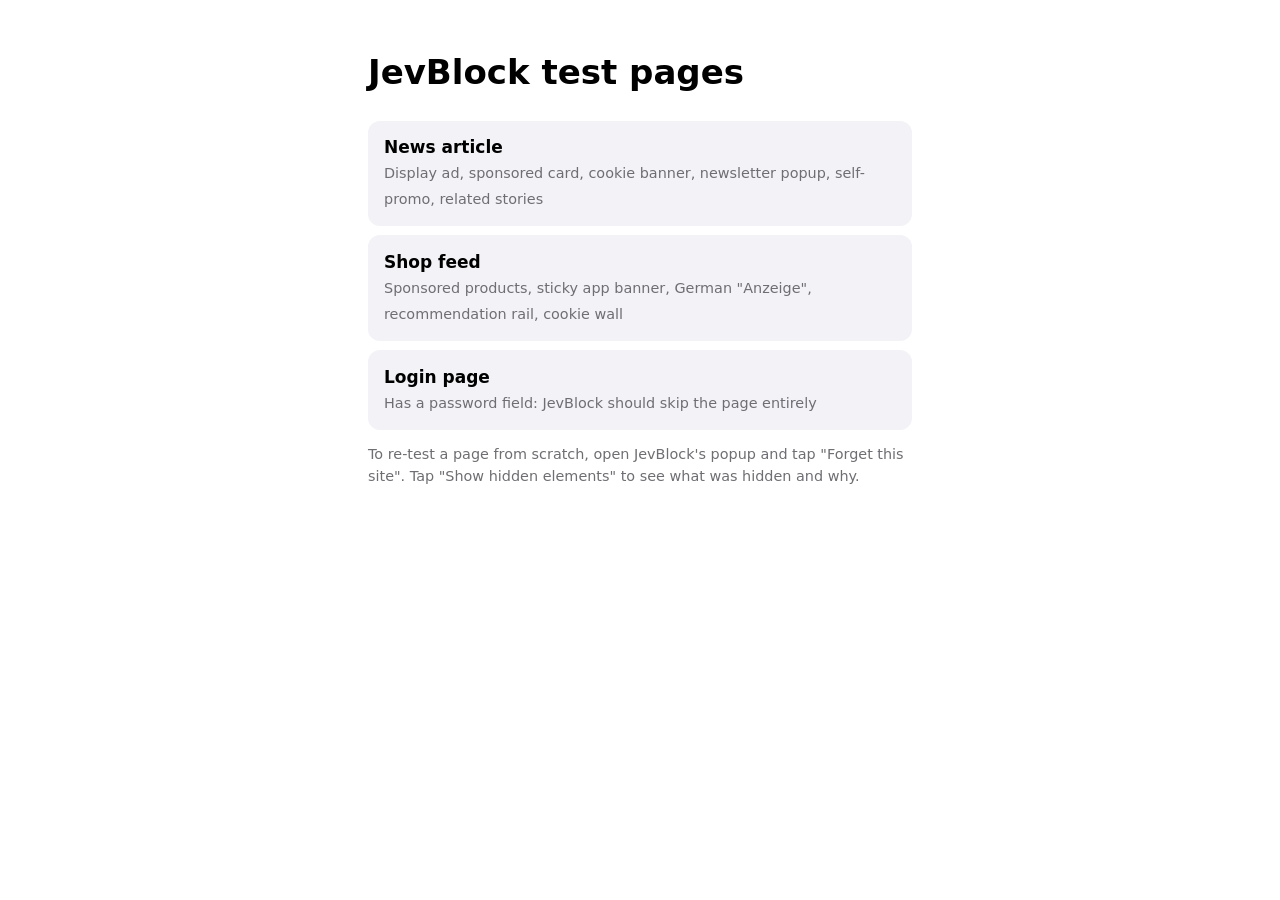
<file: test/index.html>
<!doctype html>
<html lang="en">
<head>
<meta charset="utf-8">
<meta name="viewport" content="width=device-width, initial-scale=1">
<title>JevBlock test pages</title>
<style>
  body { font: 17px/1.5 -apple-system, system-ui, sans-serif; max-width: 34rem; margin: 0 auto; padding: 1.5rem 1.25rem; }
  a { display: block; padding: .9rem 1rem; margin: .6rem 0; border-radius: 12px; background: #f2f2f7; color: inherit; text-decoration: none; }
  a b { display: block; } a span { color: #6e6e73; font-size: .9rem; }
  p { color: #6e6e73; font-size: .9rem; }
</style>
</head>
<body>
  <h1>JevBlock test pages</h1>
  <a href="fixture.html"><b>News article</b><span>Display ad, sponsored card, cookie banner, newsletter popup, self-promo, related stories</span></a>
  <a href="feed.html"><b>Shop feed</b><span>Sponsored products, sticky app banner, German "Anzeige", recommendation rail, cookie wall</span></a>
  <a href="login.html"><b>Login page</b><span>Has a password field: JevBlock should skip the page entirely</span></a>
  <p>To re-test a page from scratch, open JevBlock's popup and tap "Forget this site". Tap "Show hidden elements" to see what was hidden and why.</p>
</body>
</html>
</file>
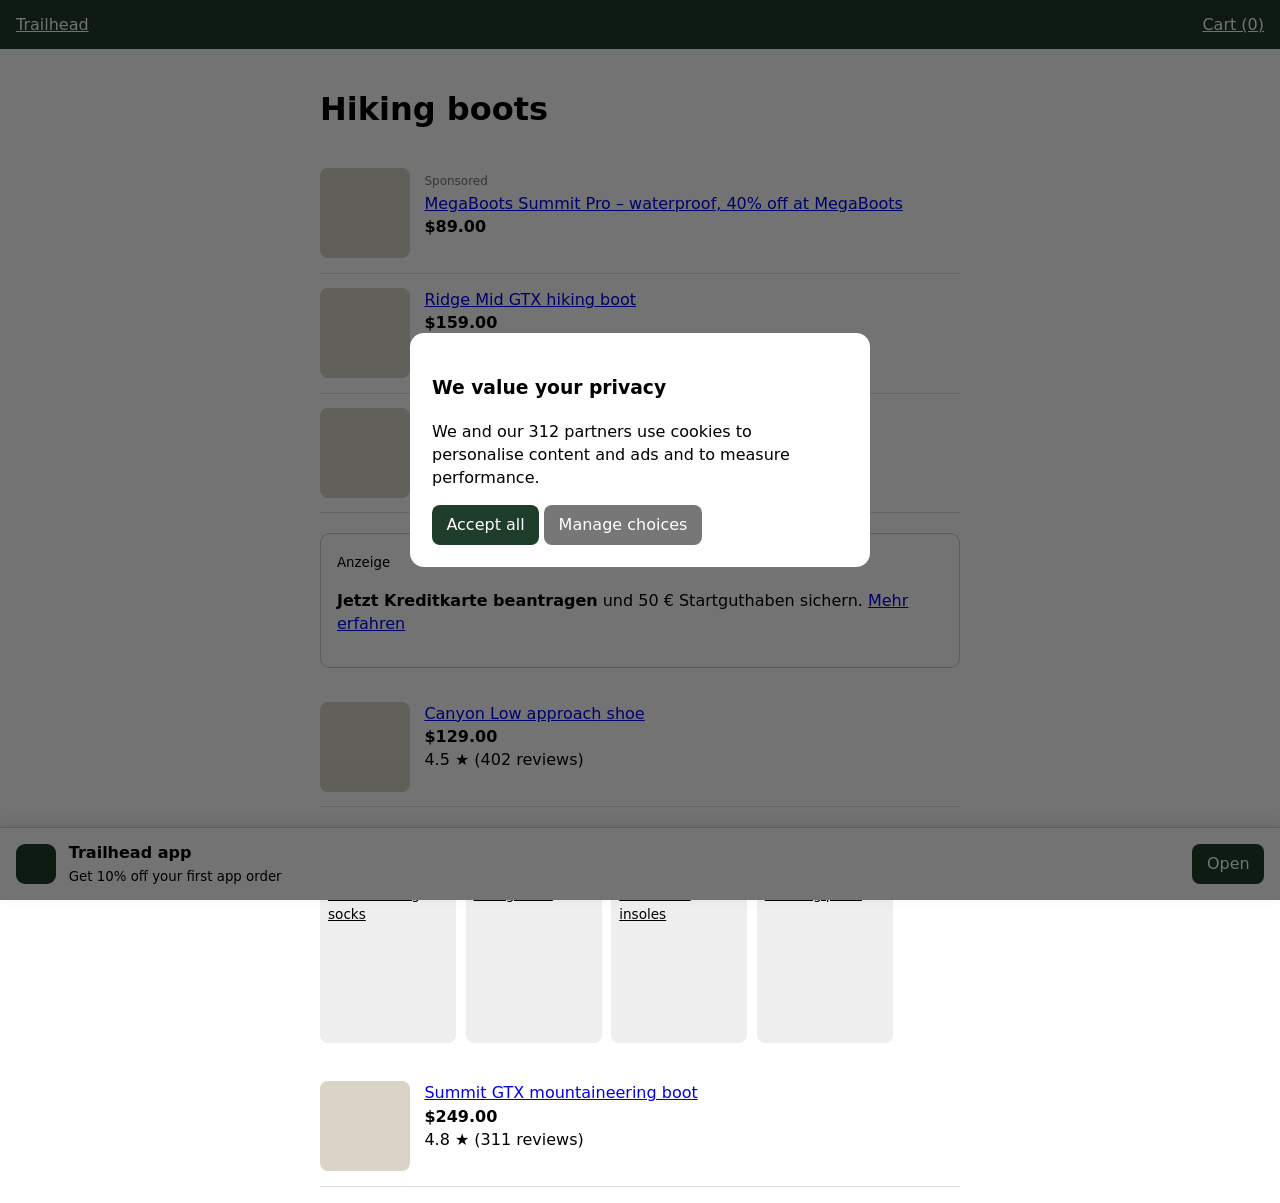
<file: test/feed.html>
<!doctype html>
<html lang="en">
<head>
<meta charset="utf-8">
<meta name="viewport" content="width=device-width, initial-scale=1">
<title>Trailhead Outfitters – Hiking boots</title>
<style>
  body { font: 16px/1.45 -apple-system, system-ui, sans-serif; margin: 0; }
  body.locked { overflow: hidden; }
  header { position: sticky; top: 0; background: #1f3d2b; color: #fff; padding: .8rem 1rem; display: flex; justify-content: space-between; }
  header a { color: #fff; }
  main { max-width: 40rem; margin: 0 auto; padding: 1rem; }
  .product { display: flex; gap: .9rem; padding: .9rem 0; border-bottom: 1px solid #ddd; }
  .product .img { width: 90px; height: 90px; border-radius: 8px; background: #d9d4c7; flex: none; }
  .product .price { font-weight: 700; }
  .tag { font-size: .75rem; color: #777; }
  .partner-box { margin: 1.2rem 0; padding: 1rem; border: 1px solid #ccc; border-radius: 10px; }
  .rail { margin: 1.5rem 0; }
  .rail .items { display: flex; gap: .6rem; overflow-x: auto; }
  .rail .items a { flex: none; width: 120px; height: 150px; background: #eee; border-radius: 8px; padding: .5rem; font-size: .85rem; color: inherit; }
  .app-banner { position: fixed; left: 0; right: 0; bottom: 0; background: #fff; border-top: 1px solid #ccc; padding: .8rem 1rem; display: flex; align-items: center; gap: .8rem; box-shadow: 0 -4px 12px rgba(0,0,0,.1); }
  .app-banner .logo { width: 40px; height: 40px; border-radius: 9px; background: #1f3d2b; }
  .consent-wall { position: fixed; inset: 0; background: rgba(0,0,0,.55); display: flex; align-items: center; justify-content: center; }
  .consent-wall .box { background: #fff; border-radius: 14px; padding: 1.4rem; margin: 1rem; max-width: 26rem; }
  button { font: inherit; padding: .5rem .9rem; border-radius: 8px; border: 0; background: #1f3d2b; color: #fff; }
</style>
</head>
<body class="locked">
<header><a href="/">Trailhead</a><span><a href="#">Cart (0)</a></span></header>
<main>
  <h1>Hiking boots</h1>
  <div class="product sponsored-listing" data-ad-slot="search-top">
    <div class="img"></div>
    <div><span class="tag">Sponsored</span><br><a href="https://www.megabootsdirect.example/?ref=trailhead-ads">MegaBoots Summit Pro – waterproof, 40% off at MegaBoots</a><br><span class="price">$89.00</span></div>
  </div>
  <div class="product"><div class="img"></div><div><a href="/p/ridge-mid">Ridge Mid GTX hiking boot</a><br><span class="price">$159.00</span><br>4.6 ★ (1,204 reviews)</div></div>
  <div class="product"><div class="img"></div><div><a href="/p/alpine-light">Alpine Light trail shoe</a><br><span class="price">$119.00</span><br>4.4 ★ (687 reviews)</div></div>
  <div class="partner-box">
    <small>Anzeige</small>
    <p><strong>Jetzt Kreditkarte beantragen</strong> und 50 € Startguthaben sichern. <a href="https://www.bank-partner.example/antrag?utm_medium=display">Mehr erfahren</a></p>
  </div>
  <div class="product"><div class="img"></div><div><a href="/p/canyon-low">Canyon Low approach shoe</a><br><span class="price">$129.00</span><br>4.5 ★ (402 reviews)</div></div>
  <section class="rail recommendations">
    <h3>Customers also viewed</h3>
    <div class="items"><a href="/p/socks">Merino hiking socks</a><a href="/p/gaiters">Trail gaiters</a><a href="/p/insoles">Cushioned insoles</a><a href="/p/poles">Trekking poles</a></div>
  </section>
  <div class="product"><div class="img"></div><div><a href="/p/summit-gtx">Summit GTX mountaineering boot</a><br><span class="price">$249.00</span><br>4.8 ★ (311 reviews)</div></div>
</main>
<div class="app-banner smart-banner"><div class="logo"></div><div style="flex:1"><b>Trailhead app</b><br><small>Get 10% off your first app order</small></div><button>Open</button></div>
<div class="consent-wall" id="cmp-container" role="dialog" aria-modal="true">
  <div class="box">
    <h3>We value your privacy</h3>
    <p>We and our 312 partners use cookies to personalise content and ads and to measure performance.</p>
    <button>Accept all</button> <button style="background:#777">Manage choices</button>
  </div>
</div>
</body>
</html>
</file>
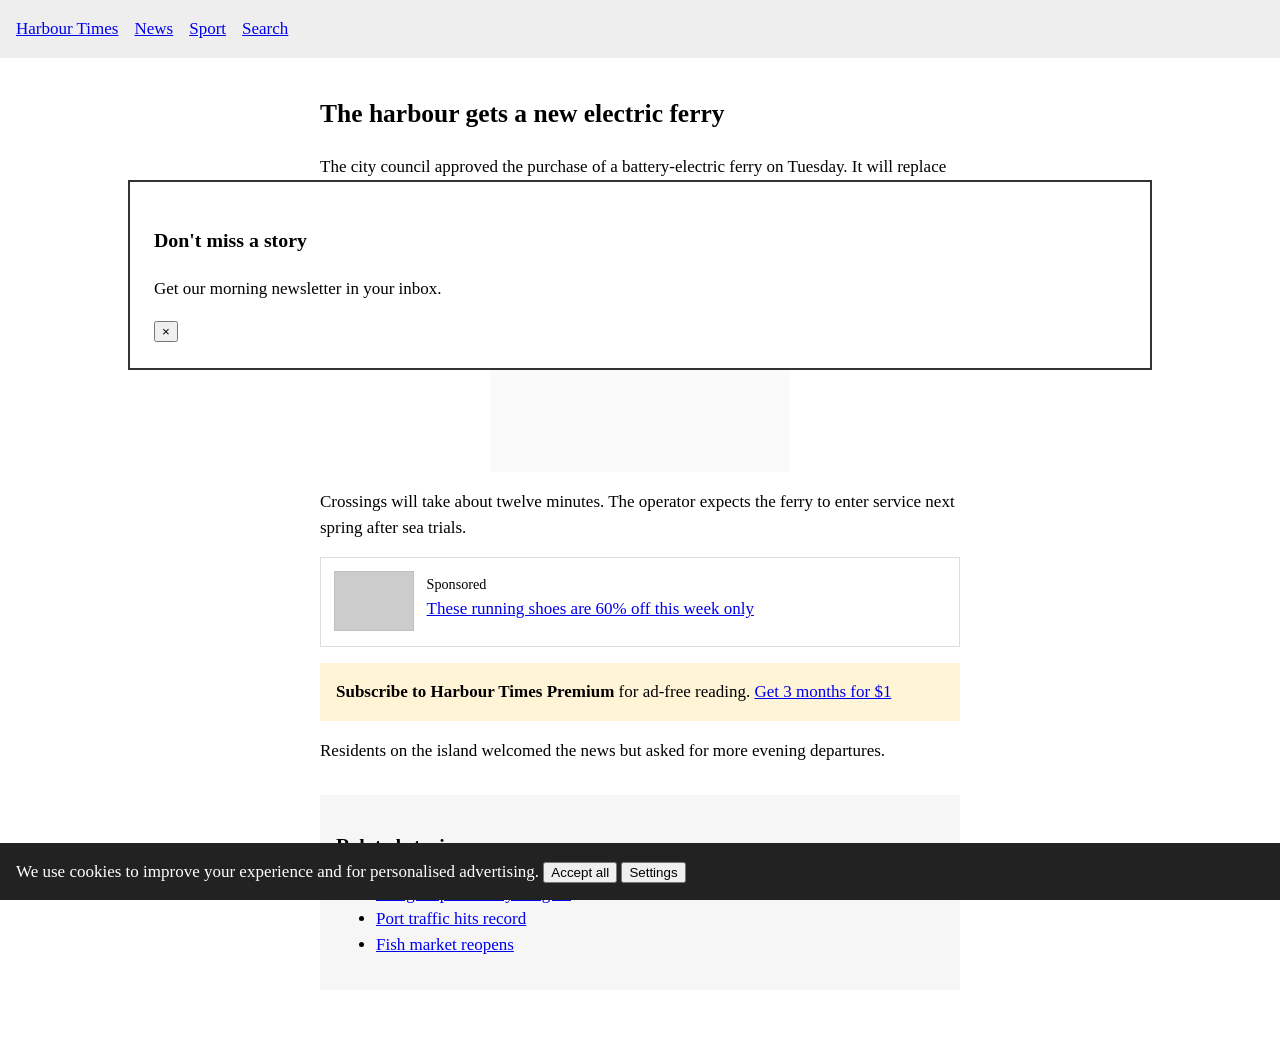
<file: test/fixture.html>
<!doctype html>
<html lang="en">
<head>
<meta charset="utf-8">
<meta name="viewport" content="width=device-width, initial-scale=1">
<title>Local news: the harbour gets a new ferry</title>
<style>
  body { font: 17px/1.5 Georgia, serif; margin: 0; }
  header.site { display: flex; gap: 1rem; padding: 1rem; background: #eee; }
  main { max-width: 40rem; margin: 0 auto; padding: 1rem; }
  .ad-slot { width: 300px; height: 250px; margin: 1rem auto; background: #fafafa; }
  .ad-slot iframe { border: 0; width: 300px; height: 250px; }
  .card { display: flex; gap: .8rem; border: 1px solid #ddd; padding: .8rem; margin: 1rem 0; width: 100%; box-sizing: border-box; min-height: 90px; }
  .card img { width: 80px; height: 60px; background: #ccc; }
  #cookie-banner { position: fixed; left: 0; right: 0; bottom: 0; background: #222; color: #fff; padding: 1rem; }
  .newsletter-modal { position: fixed; inset: 20% 10% auto; background: #fff; border: 2px solid #333; padding: 1.5rem; }
  aside.related { margin: 2rem 0; padding: 1rem; background: #f6f6f6; }
  .promo-box { padding: 1rem; background: #fff4d6; margin: 1rem 0; }
</style>
</head>
<body>
<header class="site"><a href="/">Harbour Times</a><a href="/news">News</a><a href="/sport">Sport</a><a href="/search">Search</a></header>
<main>
  <article>
    <h1>The harbour gets a new electric ferry</h1>
    <p>The city council approved the purchase of a battery-electric ferry on Tuesday. It will replace the diesel boat that has run between the old town and the island since 1987.</p>
    <div class="ad-slot" id="div-gpt-ad-top" data-google-query-id="CJ3x">
      <iframe src="https://googleads.g.doubleclick.net/pagead/ads?client=ca-pub-123" title="3rd party ad content" width="300" height="250"></iframe>
    </div>
    <p>Crossings will take about twelve minutes. The operator expects the ferry to enter service next spring after sea trials.</p>
    <div class="card">
      <img alt="">
      <div><small>Sponsored</small><br><a href="https://www.brandshoes.example/sale?utm_source=taboola">These running shoes are 60% off this week only</a></div>
    </div>
    <div class="promo-box"><strong>Subscribe to Harbour Times Premium</strong> for ad-free reading. <a href="/subscribe">Get 3 months for $1</a></div>
    <p>Residents on the island welcomed the news but asked for more evening departures.</p>
  </article>
  <aside class="related">
    <h3>Related stories</h3>
    <ul><li><a href="/news/bridge">Bridge repairs delayed again</a></li><li><a href="/news/port">Port traffic hits record</a></li><li><a href="/news/fish">Fish market reopens</a></li></ul>
  </aside>
</main>
<div id="cookie-banner" role="dialog">We use cookies to improve your experience and for personalised advertising. <button>Accept all</button> <button>Settings</button></div>
<div class="newsletter-modal"><h3>Don't miss a story</h3><p>Get our morning newsletter in your inbox.</p><button aria-label="Close">×</button></div>
</body>
</html>
</file>
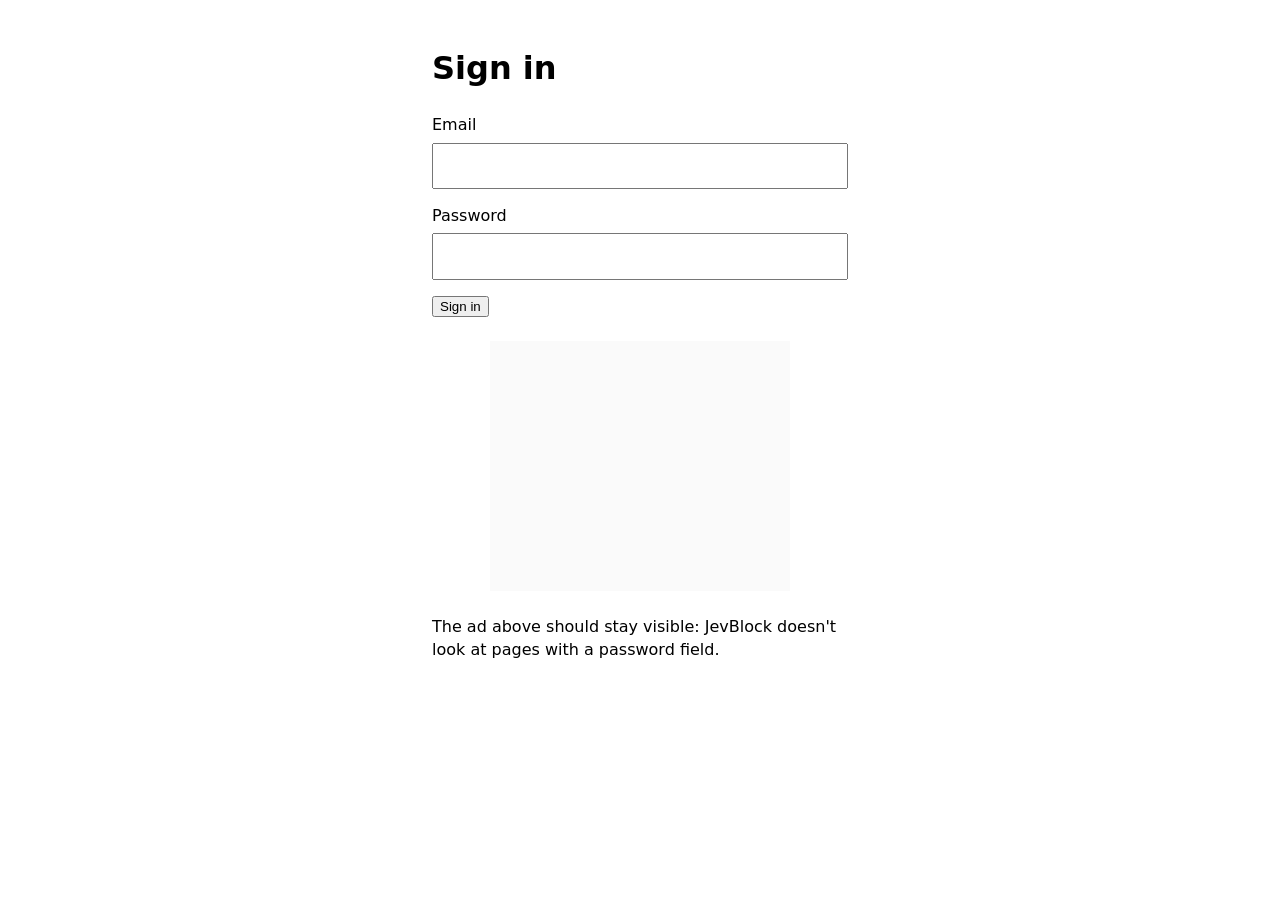
<file: test/login.html>
<!doctype html>
<html lang="en">
<head>
<meta charset="utf-8">
<meta name="viewport" content="width=device-width, initial-scale=1">
<title>Sign in</title>
<style>
  body { font: 16px/1.45 -apple-system, system-ui, sans-serif; max-width: 26rem; margin: 0 auto; padding: 1.5rem 1.25rem; }
  input { display: block; width: 100%; box-sizing: border-box; font: inherit; padding: .6rem; margin: .4rem 0 .9rem; }
  .ad-slot { width: 300px; height: 250px; margin: 1.5rem auto; background: #fafafa; }
</style>
</head>
<body>
  <h1>Sign in</h1>
  <form><label>Email<input type="email"></label><label>Password<input type="password"></label><button>Sign in</button></form>
  <div class="ad-slot" id="div-gpt-ad-login" data-google-query-id="CK9z">
    <iframe src="https://googleads.g.doubleclick.net/pagead/ads?client=ca-pub-123" title="3rd party ad content" width="300" height="250" style="border:0"></iframe>
  </div>
  <p>The ad above should stay visible: JevBlock doesn't look at pages with a password field.</p>
</body>
</html>
</file>
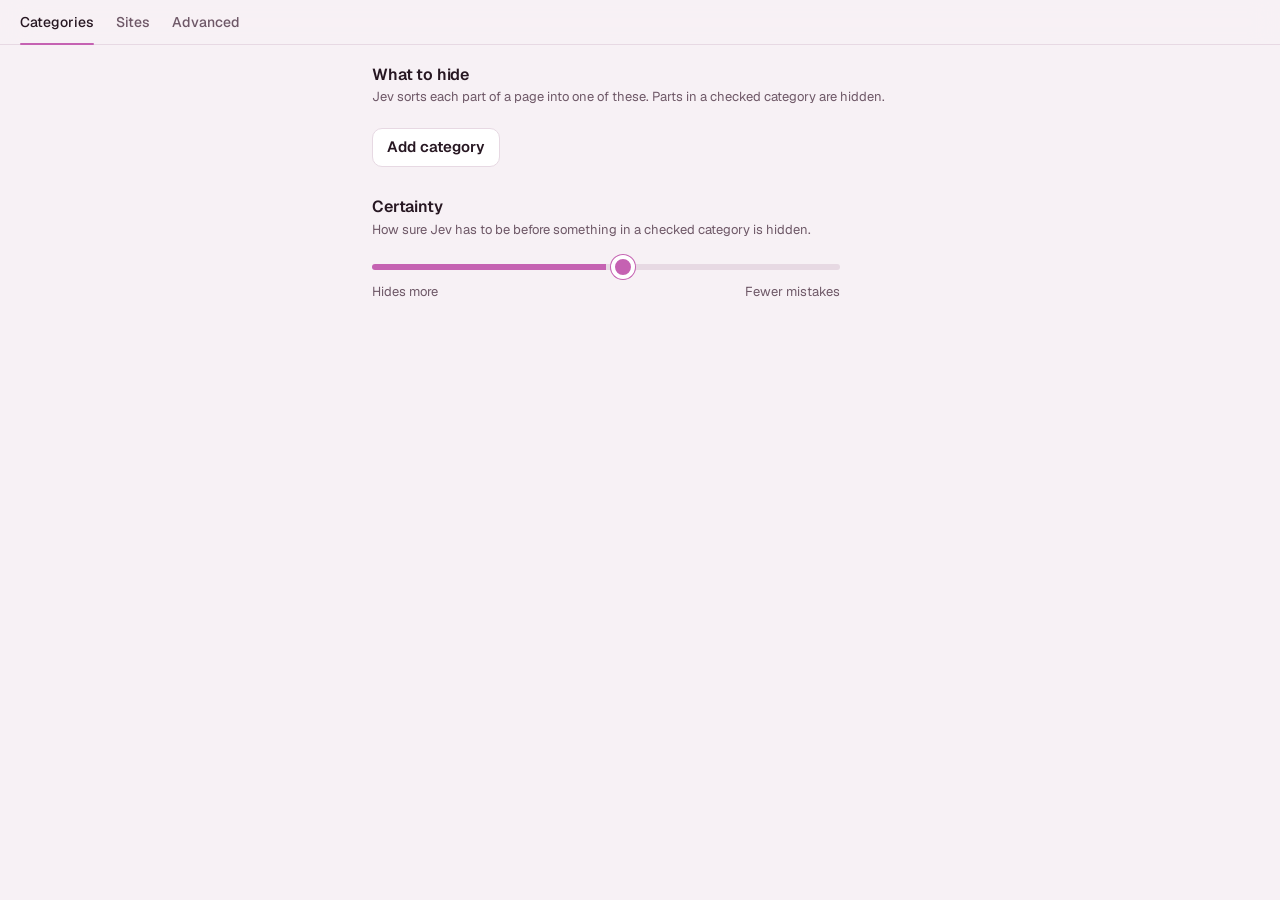
<file: WebExtension/options.html>
<!doctype html>
<html lang="en">
<head>
<meta charset="utf-8">
<meta name="viewport" content="width=device-width, initial-scale=1">
<title>JevBlock settings</title>
<link rel="stylesheet" href="ui.css">
<style>
  body { padding-bottom: calc(48px + env(safe-area-inset-bottom)); }

  /* Top menu */
  nav {
    position: sticky; top: 0; z-index: 2;
    display: flex; gap: 22px; padding: 0 20px;
    padding-top: env(safe-area-inset-top);
    background: color-mix(in srgb, var(--paper) 88%, transparent);
    -webkit-backdrop-filter: blur(14px); backdrop-filter: blur(14px);
    border-bottom: 1px solid var(--line);
  }
  nav button {
    position: relative; padding: 14px 0 12px; border: 0; border-radius: 0; background: none;
    font-size: 14px; font-weight: 500; color: var(--muted);
  }
  nav button[aria-selected="true"] { color: var(--ink); }
  nav button[aria-selected="true"]::after {
    content: ""; position: absolute; left: 0; right: 0; bottom: -1px; height: 2px; border-radius: 1px; background: var(--accent);
  }
  main { max-width: 36rem; margin: 0 auto; padding: 20px 20px 0; }
  [role="tabpanel"] > section + section { margin-top: 30px; }
  section > h2 + p { margin-top: 3px; }
  section > p + * { margin-top: 12px; }

  /* Categories */
  .cats { list-style: none; margin: 12px 0 0; padding: 0; }
  .cat { display: flex; align-items: flex-start; background: var(--surface); border: 1px solid var(--line); border-radius: 11px; }
  .cat + .cat { margin-top: 6px; }
  .cat:has(.check:checked) { border-color: var(--accent); }
  .cat-main { flex: 1; min-width: 0; display: flex; gap: 12px; padding: 11px 0 11px 13px; cursor: pointer; }
  .cat-name { display: block; font-size: 15px; font-weight: 600; line-height: 22px; }
  .cat-name .tag { margin-left: 7px; font-family: var(--mono); font-size: 10px; font-weight: 500; letter-spacing: 0.06em; text-transform: uppercase; color: var(--muted); }
  .cat-desc {
    display: -webkit-box; -webkit-box-orient: vertical; -webkit-line-clamp: 2; overflow: hidden;
    margin-top: 1px; font-size: 13px; line-height: 1.4; color: var(--muted);
  }
  .cat.off { background: none; border-style: dashed; }
  .cat.off .cat-name, .cat.off .cat-desc { opacity: 0.55; }
  .on-field { display: flex; align-items: center; gap: 10px; margin-top: 12px; font-size: 14px; font-weight: 500; cursor: pointer; }
  .cat .edit { padding: 12px 13px; font-family: var(--mono); font-size: 13px; font-weight: 500; }
  .cat form { flex: 1; padding: 13px; }
  .cat form textarea { min-height: 10.5em; }
  .cat form .hint { margin-top: 5px; }
  .cat form .error { margin-top: 8px; }
  .form-actions { display: flex; align-items: center; gap: 8px; margin-top: 12px; }
  .form-actions .danger { margin-right: auto; }
  #add { margin-top: 10px; }

  .slider { display: flex; align-items: center; gap: 14px; }
  .slider input { flex: 1; }
  #thresholdValue { min-width: 3.4em; text-align: right; font-family: var(--mono); font-size: 16px; font-weight: 500; font-variant-numeric: tabular-nums; }
  .slider-ends { display: flex; justify-content: space-between; margin: 0 calc(3.4em * 16 / 13 + 14px) 0 0; }

  /* Sites */
  #addHost { display: flex; gap: 8px; }
  #addHost input { flex: 1; }
  .hosts { display: flex; flex-wrap: wrap; gap: 6px; list-style: none; margin: 10px 0 0; padding: 0; }
  .hosts:empty { display: none; }
  .hosts li { display: flex; align-items: center; gap: 2px; padding-left: 11px; border: 1px solid var(--line); border-radius: 999px; background: var(--surface); font-family: var(--mono); font-size: 13px; }
  .hosts button { width: 32px; height: 32px; padding: 0; border: 0; border-radius: 50%; background: none; color: var(--muted); font-size: 18px; font-weight: 400; line-height: 1; }

  /* Advanced */
  #extraSelectors, #endpoint, #model, #apiKey, #newHost { font-family: var(--mono); }
  #usage, #testResult { font-size: 13px; }
  .test { display: flex; align-items: center; gap: 12px; margin-top: 14px; }

  #toast {
    position: fixed; left: 50%; bottom: calc(20px + env(safe-area-inset-bottom));
    max-width: calc(100% - 40px); padding: 9px 16px; border-radius: 999px;
    background: var(--ink); color: var(--paper); font-size: 14px; font-weight: 500;
    opacity: 0; transform: translate(-50%, 8px); pointer-events: none; transition: opacity 0.2s, transform 0.2s;
  }
  #toast.show { opacity: 1; transform: translate(-50%, 0); }
  #toast.error { background: var(--danger); color: #fff; }
  @media (prefers-reduced-motion: reduce) { #toast { transition: none; } }
</style>
</head>
<body>
  <nav role="tablist" aria-label="Settings">
    <button role="tab" id="tab-categories" aria-controls="categories-panel" type="button">Categories</button>
    <button role="tab" id="tab-sites" aria-controls="sites-panel" type="button">Sites</button>
    <button role="tab" id="tab-advanced" aria-controls="advanced-panel" type="button">Advanced</button>
  </nav>

  <main>
    <div role="tabpanel" id="categories-panel" aria-labelledby="tab-categories">
      <section>
        <h2>What to hide</h2>
        <p class="small muted">Jev sorts each part of a page into one of these. Parts in a checked category are hidden.</p>
        <ul class="cats" id="categories"></ul>
        <button id="add" type="button">Add category</button>
      </section>

      <section>
        <h2>Certainty</h2>
        <p class="small muted">How sure Jev has to be before something in a checked category is hidden.</p>
        <div class="slider">
          <input type="range" id="threshold" min="0.3" max="0.95" step="0.05" aria-label="Certainty needed to hide">
          <span id="thresholdValue"></span>
        </div>
        <div class="slider-ends small muted"><span>Hides more</span><span>Fewer mistakes</span></div>
      </section>
    </div>

    <div role="tabpanel" id="sites-panel" aria-labelledby="tab-sites" hidden>
      <section>
        <h2>Paused sites</h2>
        <p class="small muted">JevBlock doesn't run on these sites or their subdomains. You can also pause a site from the JevBlock button in Safari.</p>
        <form id="addHost">
          <input type="text" id="newHost" placeholder="example.com" inputmode="url" spellcheck="false" autocapitalize="off" autocorrect="off" aria-label="Site to pause">
          <button type="submit">Pause</button>
        </form>
        <ul class="hosts" id="hosts"></ul>
      </section>

      <section>
        <h2>Remembered sites</h2>
        <p class="small muted">JevBlock remembers what Jev decided on each site, so repeat visits are instant. Forget them to have every page checked from scratch.</p>
        <button class="danger" id="clearAll" type="button">Forget all sites</button>
      </section>
    </div>

    <div role="tabpanel" id="advanced-panel" aria-labelledby="tab-advanced" hidden>
      <section>
        <h2>Extra elements to check</h2>
        <p class="small muted">JevBlock already checks the whole page in blocks. Add CSS selectors, one per line, to have smaller parts judged on their own.</p>
        <textarea id="extraSelectors" rows="3" spellcheck="false" autocapitalize="off" autocorrect="off" placeholder='aside&#10;[class*="comment"]' aria-label="Extra CSS selectors"></textarea>
      </section>

      <section>
        <h2>Jev connection</h2>
        <p class="muted" id="usage">No requests yet.</p>
        <label class="field"><span>Endpoint</span><input type="url" id="endpoint" spellcheck="false" autocapitalize="off" autocorrect="off"></label>
        <label class="field"><span>Model</span><input type="text" id="model" spellcheck="false" autocapitalize="off" autocorrect="off"></label>
        <label class="field"><span>API key</span><input type="password" id="apiKey" autocomplete="off" placeholder="Not needed for jev-1.13-free"></label>
        <div class="test">
          <button id="test" type="button">Test connection</button>
          <span id="testResult" class="muted"></span>
        </div>
      </section>

      <section>
        <h2>Categories</h2>
        <p class="small muted">Replace your categories with the built-in ones.</p>
        <button class="danger" id="resetCategories" type="button">Restore default categories</button>
      </section>
    </div>
  </main>

  <div id="toast" role="status"></div>
  <script src="ui.js"></script>
  <script src="options.js"></script>
</body>
</html>
</file>
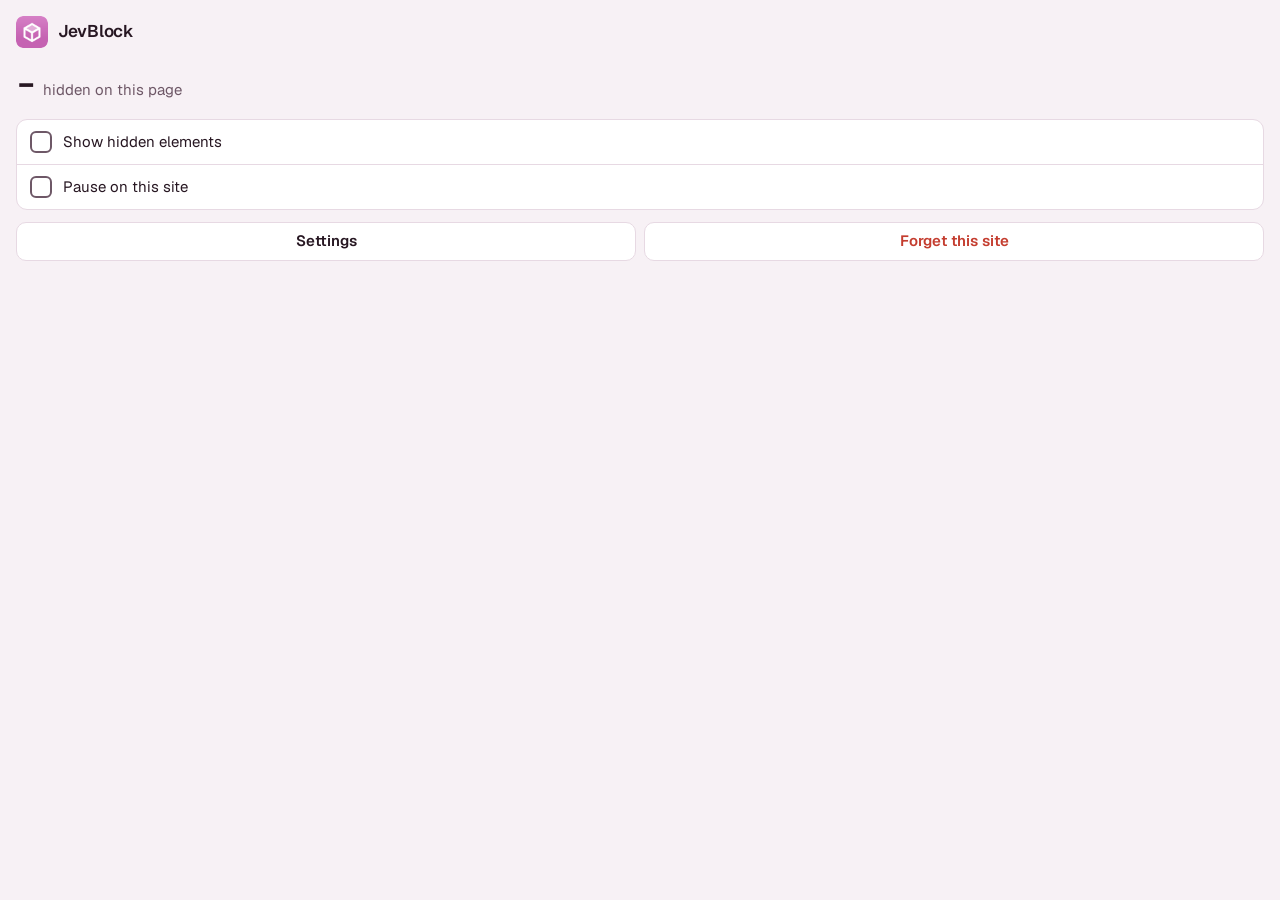
<file: WebExtension/popup.html>
<!doctype html>
<html lang="en">
<head>
<meta charset="utf-8">
<meta name="viewport" content="width=device-width, initial-scale=1">
<link rel="stylesheet" href="ui.css">
<style>
  body { min-width: 300px; padding: 16px; }
  header { display: flex; align-items: center; gap: 10px; }
  header img { width: 32px; height: 32px; border-radius: 7px; }
  header div { min-width: 0; }
  #host { display: block; overflow: hidden; text-overflow: ellipsis; white-space: nowrap; font-family: var(--mono); font-size: 12px; }
  .summary { display: flex; align-items: baseline; gap: 8px; margin-top: 18px; }
  #count { font-family: var(--mono); font-size: 34px; font-weight: 600; line-height: 1; letter-spacing: -0.04em; font-variant-numeric: tabular-nums; }
  #labels { list-style: none; margin: 10px 0 0; padding: 0; font-size: 14px; }
  #labels:empty { display: none; }
  #labels li { display: flex; justify-content: space-between; gap: 12px; padding: 6px 0; border-top: 1px solid var(--line); }
  #status { margin-top: 10px; }
  #status:empty { display: none; }
  .options { margin-top: 18px; background: var(--surface); border: 1px solid var(--line); border-radius: 11px; }
  .options label { display: flex; align-items: center; gap: 11px; padding: 11px 13px; cursor: pointer; }
  .options label + label { border-top: 1px solid var(--line); }
  .buttons { display: flex; gap: 8px; margin-top: 12px; }
  .buttons button { flex: 1; }
</style>
</head>
<body>
  <header>
    <img src="icon-96.png" alt="">
    <div>
      <h1>JevBlock</h1>
      <span id="host" class="muted"></span>
    </div>
  </header>

  <div class="summary">
    <span id="count">–</span>
    <span class="muted">hidden on this page</span>
  </div>
  <ul id="labels"></ul>
  <p id="status" class="small muted"></p>

  <div class="options">
    <label><input type="checkbox" class="check" id="reveal"><span>Show hidden elements</span></label>
    <label><input type="checkbox" class="check" id="pause"><span>Pause on this site</span></label>
  </div>

  <div class="buttons">
    <button id="settings" type="button">Settings</button>
    <button class="danger" id="reset" type="button">Forget this site</button>
  </div>
  <script src="ui.js"></script>
  <script src="popup.js"></script>
</body>
</html>
</file>
<file: WebExtension/ui.css>
@font-face {
  font-family: "Geist";
  src: url("geist.woff2") format("woff2");
  font-weight: 100 900;
  font-display: swap;
}
@font-face {
  font-family: "Geist Mono";
  src: url("geist-mono.woff2") format("woff2");
  font-weight: 100 900;
  font-display: swap;
}
/* Jev pink (#C562B2). What sits on pink (checkmarks, button labels) is white in light mode and
   near-black in dark mode; text-sized pink uses --accent-text, a shade that keeps 4.5:1 on paper
   and surface. Neutrals are tinted to match. */
:root {
  color-scheme: light dark;
  --paper: #f7f1f5;
  --surface: #fff;
  --ink: #271722;
  --muted: #6e5867;
  --line: #e7d9e3;
  --accent: #c562b2;
  --on-accent: #fff;
  --accent-text: #a23c8e;
  --accent-soft: #f5e1ef;
  --danger: #c43d2f;
  --mono: "Geist Mono", ui-monospace, Menlo, monospace;
}
@media (prefers-color-scheme: dark) {
  :root {
    --paper: #171015;
    --surface: #221820;
    --ink: #f2e7ef;
    --muted: #b39daf;
    --line: #3c2d38;
    --on-accent: #1d1d1f;
    --accent-text: #d88bc9;
    --accent-soft: #3b2336;
    --danger: #ff7b6b;
  }
}
* { box-sizing: border-box; }
html { background: var(--paper); }
body {
  margin: 0;
  font: 15px/1.45 "Geist", system-ui, sans-serif;
  color: var(--ink);
  background: var(--paper);
  -webkit-text-size-adjust: 100%;
  -webkit-tap-highlight-color: transparent;
}
h1, h2, p { margin: 0; }
h1 { font-size: 17px; line-height: 1.25; font-weight: 600; letter-spacing: -0.015em; }
h2 { font-size: 16px; line-height: 1.3; font-weight: 600; letter-spacing: -0.01em; }
.muted { color: var(--muted); }
/* Mono for numbers, hostnames and technical values; slightly smaller to sit with Geist's x-height. */
.mono { font-family: var(--mono); font-size: 0.94em; font-variant-numeric: tabular-nums; }
.small { font-size: 13px; line-height: 1.4; }
.error { color: var(--danger); }
:focus-visible { outline: 2px solid var(--accent); outline-offset: 2px; }

button {
  font: inherit;
  font-weight: 600;
  line-height: 1.25;
  padding: 9px 14px;
  border: 1px solid var(--line);
  border-radius: 10px;
  background: var(--surface);
  color: var(--ink);
  cursor: pointer;
}
button.primary { background: var(--accent); border-color: var(--accent); color: var(--on-accent); }
button.danger { color: var(--danger); }
button.link { padding: 3px 0; border: 0; background: none; color: var(--accent-text); }
button.link.danger { color: var(--danger); }
button:disabled { opacity: 0.45; cursor: default; }

/* Inputs stay at 16px: smaller text makes iOS Safari zoom in on focus. */
input[type="text"], input[type="url"], input[type="password"], textarea {
  font: inherit;
  font-size: 16px;
  line-height: 1.5;
  width: 100%;
  margin: 0;
  padding: 10px 12px;
  border: 1px solid var(--line);
  border-radius: 10px;
  background: var(--surface);
  color: var(--ink);
}
input:focus, textarea:focus { outline: none; border-color: var(--accent); box-shadow: 0 0 0 3px var(--accent-soft); }
textarea { display: block; resize: vertical; line-height: 1.45; }
::placeholder { color: var(--muted); opacity: 0.7; }

/* Label above its input. */
.field { display: block; }
.field > span { display: block; font-size: 13px; font-weight: 600; margin-bottom: 5px; }
.field + .field { margin-top: 12px; }

/* Checkbox */
input[type="checkbox"].check {
  appearance: none;
  -webkit-appearance: none;
  flex: none;
  display: grid;
  place-content: center;
  width: 22px;
  height: 22px;
  margin: 0;
  border: 2px solid var(--muted);
  border-radius: 6px;
  background: var(--surface);
  cursor: pointer;
}
input[type="checkbox"].check::after {
  content: "";
  width: 10px;
  height: 5.5px;
  margin-top: -3px;
  border: solid var(--on-accent);
  border-width: 0 0 2.5px 2.5px;
  transform: rotate(-45deg);
  opacity: 0;
}
input[type="checkbox"].check:checked { background: var(--accent); border-color: var(--accent); }
input[type="checkbox"].check:checked::after { opacity: 1; }
input[type="checkbox"].check:disabled { opacity: 0.45; cursor: default; }

/* Slider; --pct is the filled share, set from JS. */
input[type="range"] {
  -webkit-appearance: none;
  appearance: none;
  display: block;
  width: 100%;
  height: 32px;
  margin: 0;
  background: transparent;
  cursor: pointer;
}
input[type="range"]::-webkit-slider-runnable-track {
  height: 6px;
  border-radius: 3px;
  background: linear-gradient(var(--accent), var(--accent)) 0 0 / var(--pct, 50%) 100% no-repeat, var(--line);
}
input[type="range"]::-webkit-slider-thumb {
  -webkit-appearance: none;
  width: 24px;
  height: 24px;
  margin-top: -9px;
  border: 4px solid var(--surface);
  border-radius: 50%;
  background: var(--accent);
  box-shadow: 0 0 0 1px var(--accent);
}
</file>
